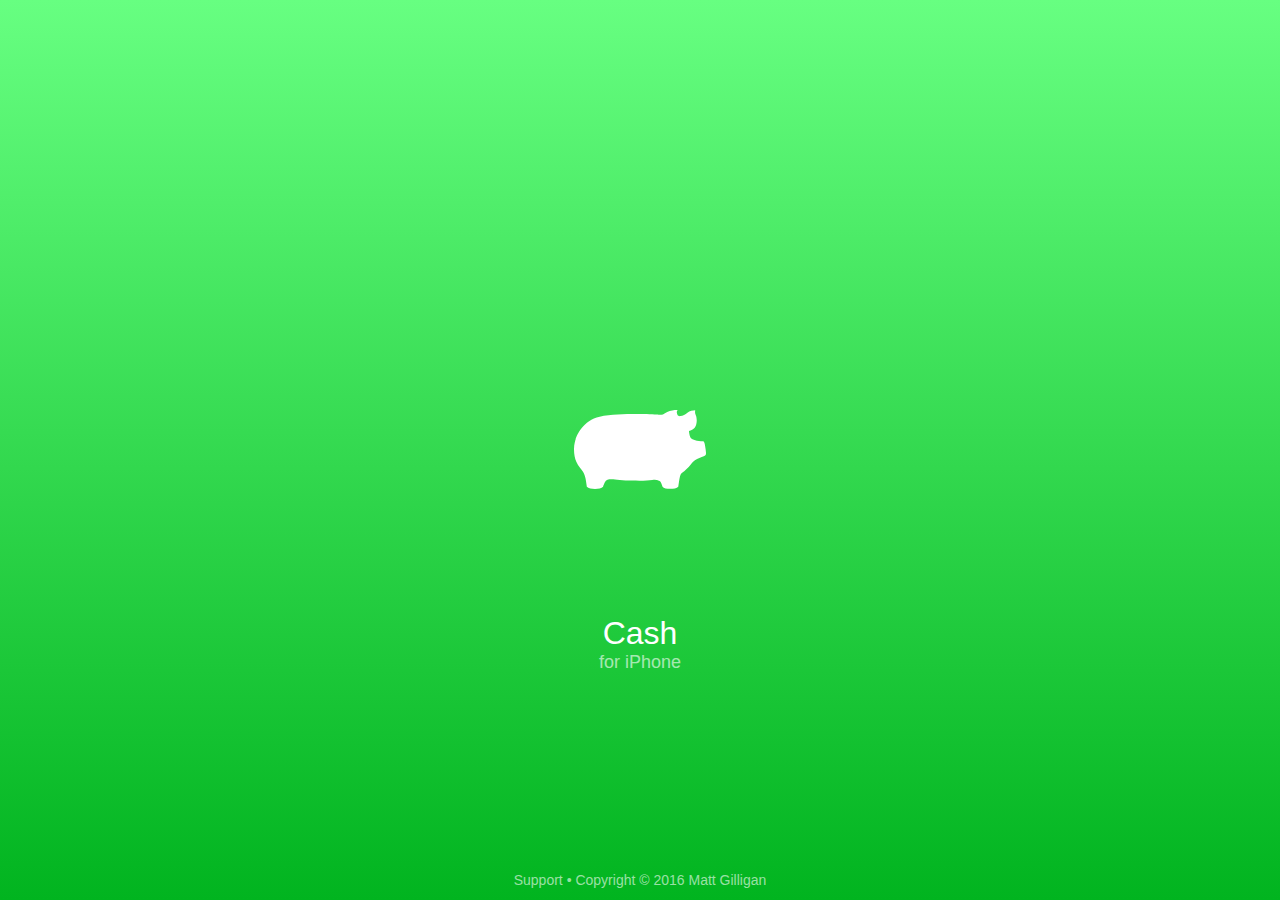
<file: index.html>
<html>
<head>
    <title>Cash — For iPhone</title>
    <meta charset="UTF-8">
    <link rel="stylesheet" href="style.css">
</head>
<body>
    <img class="icon" src="app_icon.svg" alt="App Icon">
    <div class="title">
        <a href="">
            <h1>Cash</h1>
            <h3>for iPhone</h3>
        </a>
        <a id="app-store-link" href="https://itunes.apple.com/us/app/logique/id814821343?mt=8" style="display:inline-block;overflow:hidden;background:url(https://linkmaker.itunes.apple.com/images/badges/en-us/badge_appstore-lrg.svg) no-repeat;width:135px;height:40px;"></a>
    </div>
    <div class="footer">
        <span>
            <a href="">Support</a>
            &bull; Copyright &copy; 2016 Matt Gilligan
        </span>
    </div>
</body>
</html>
</file>
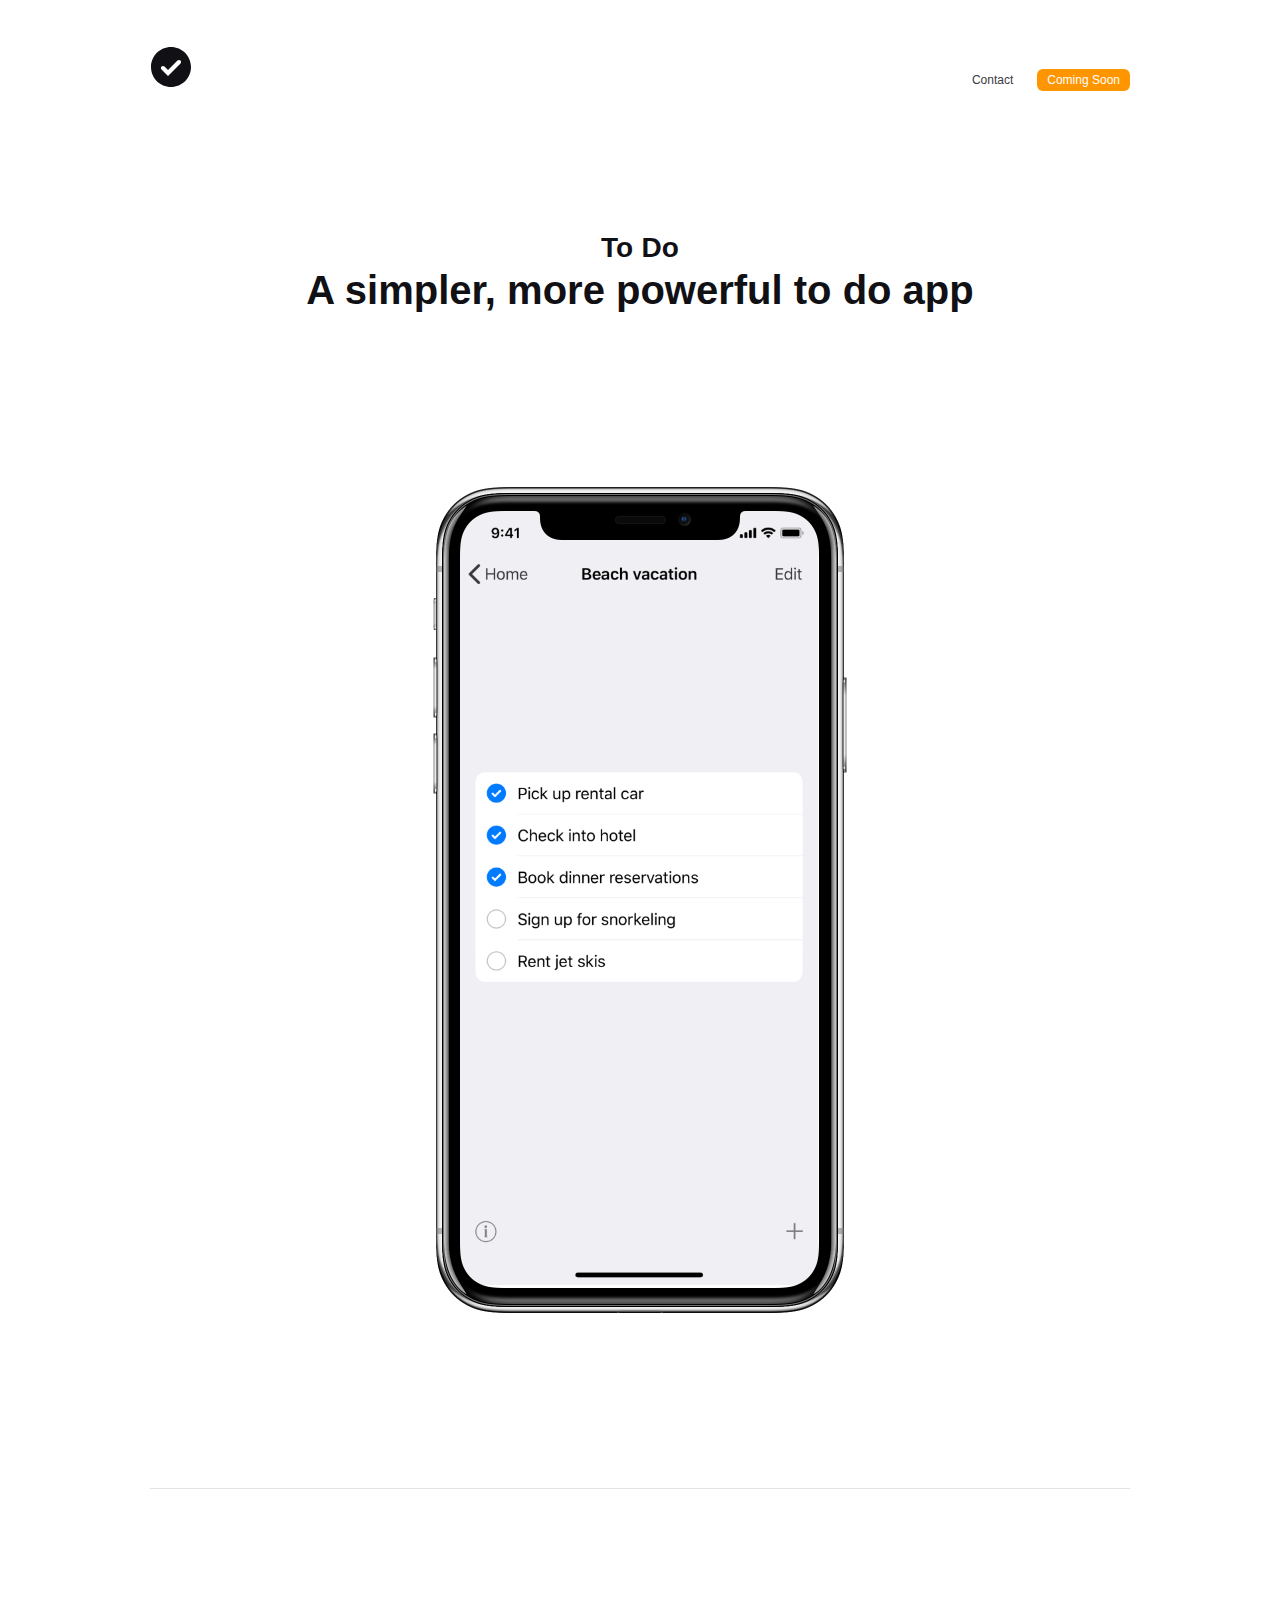
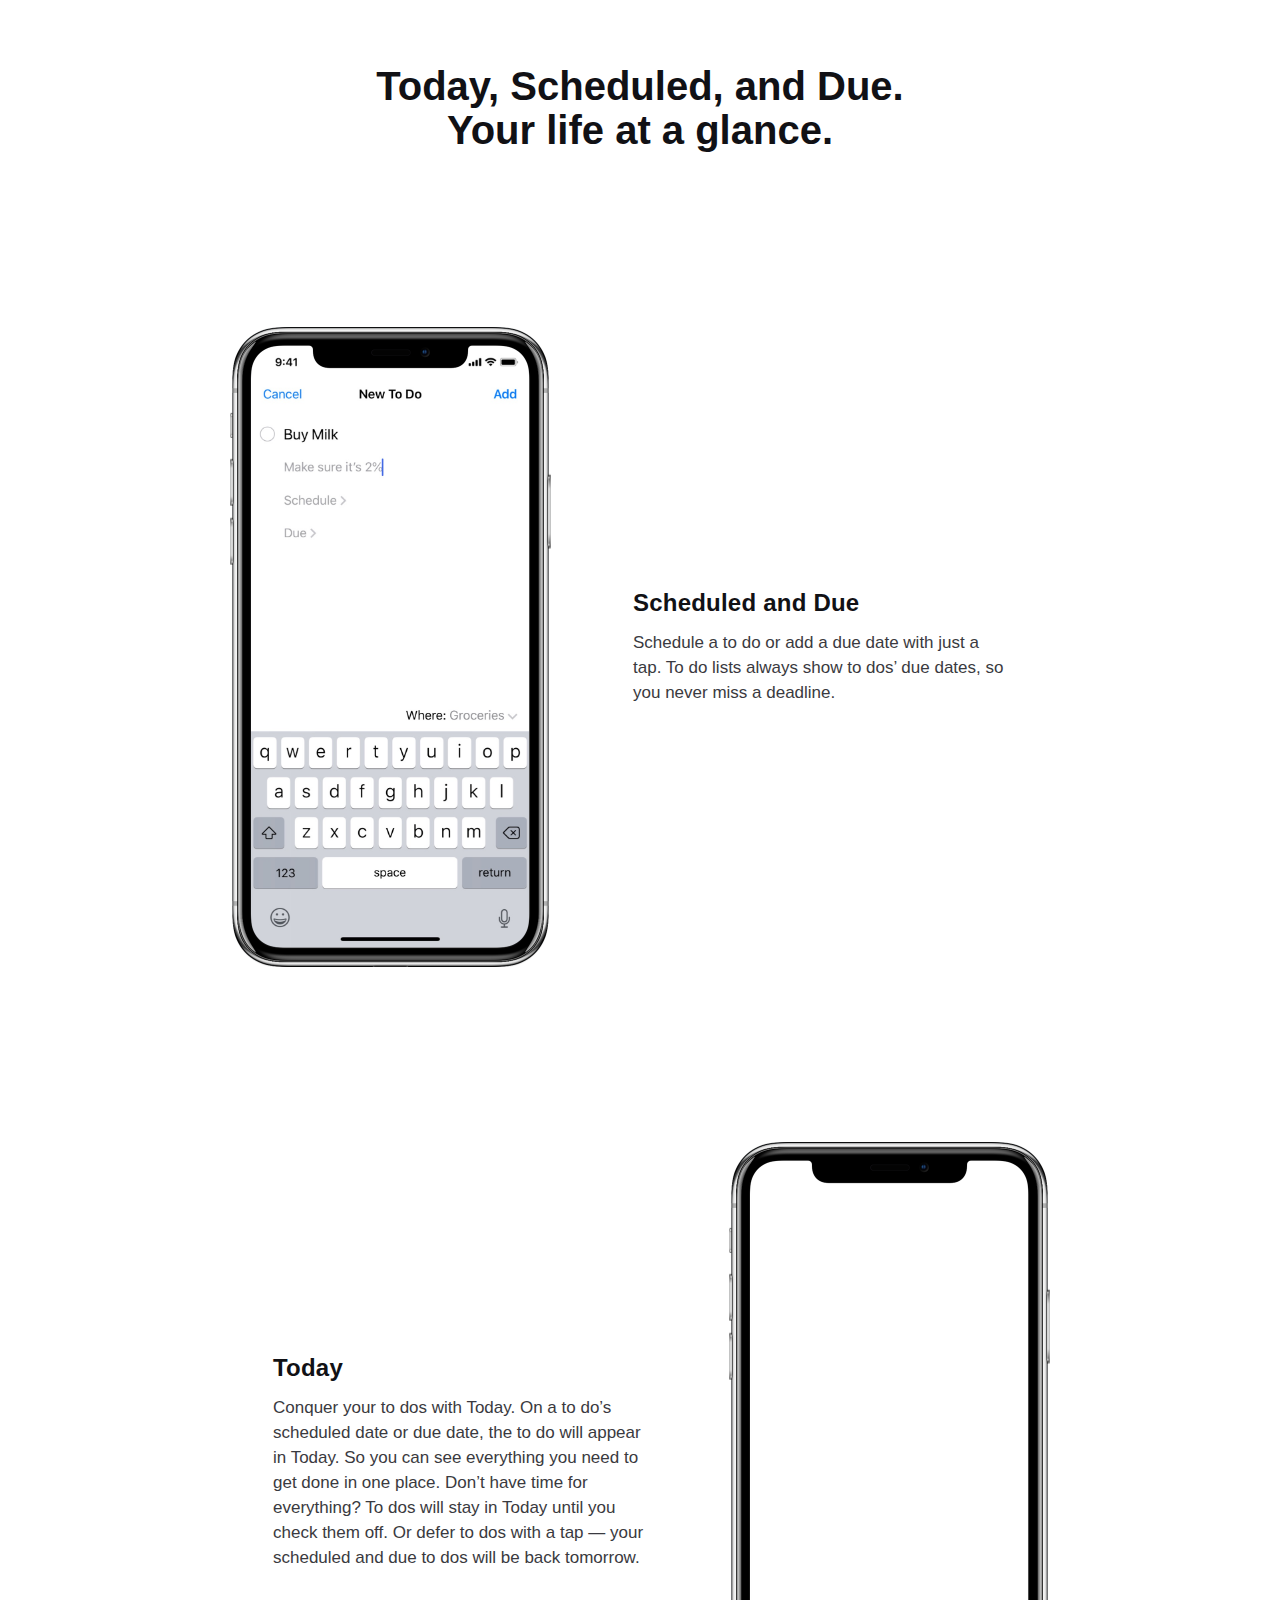
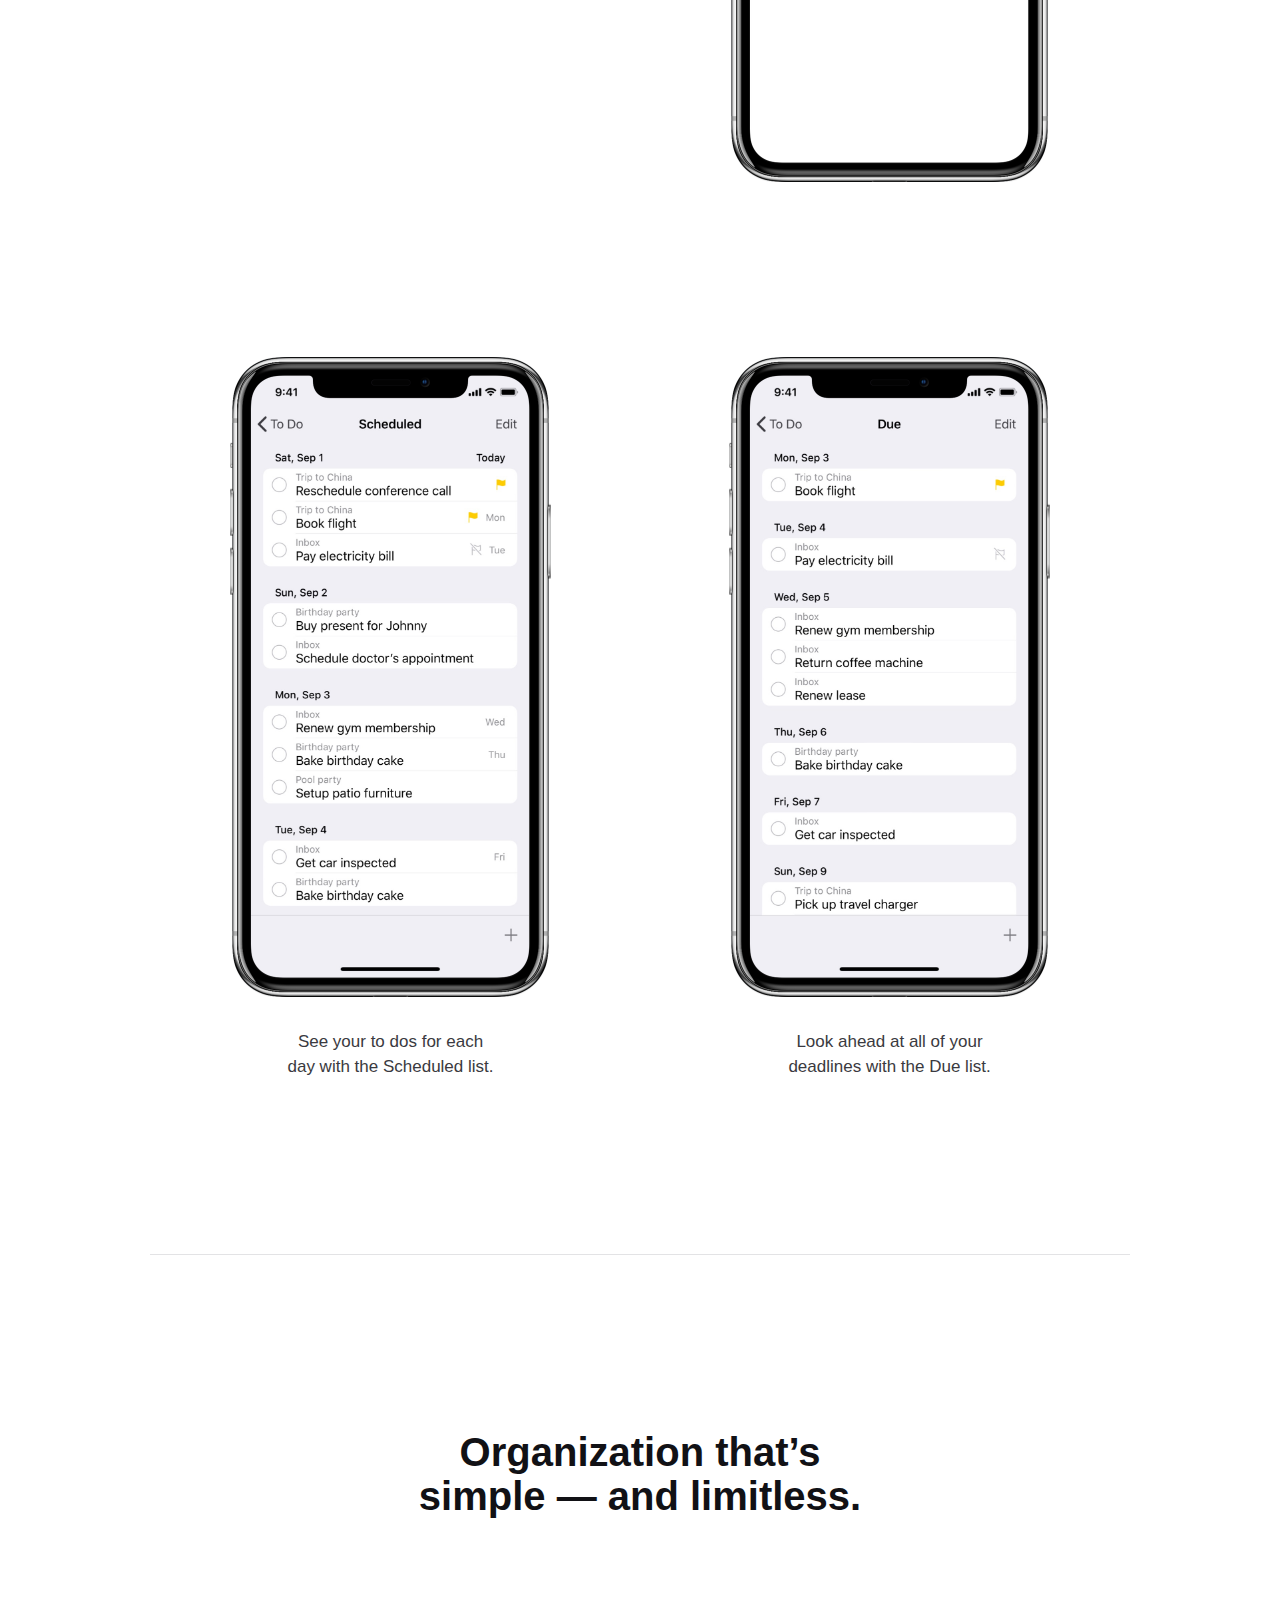
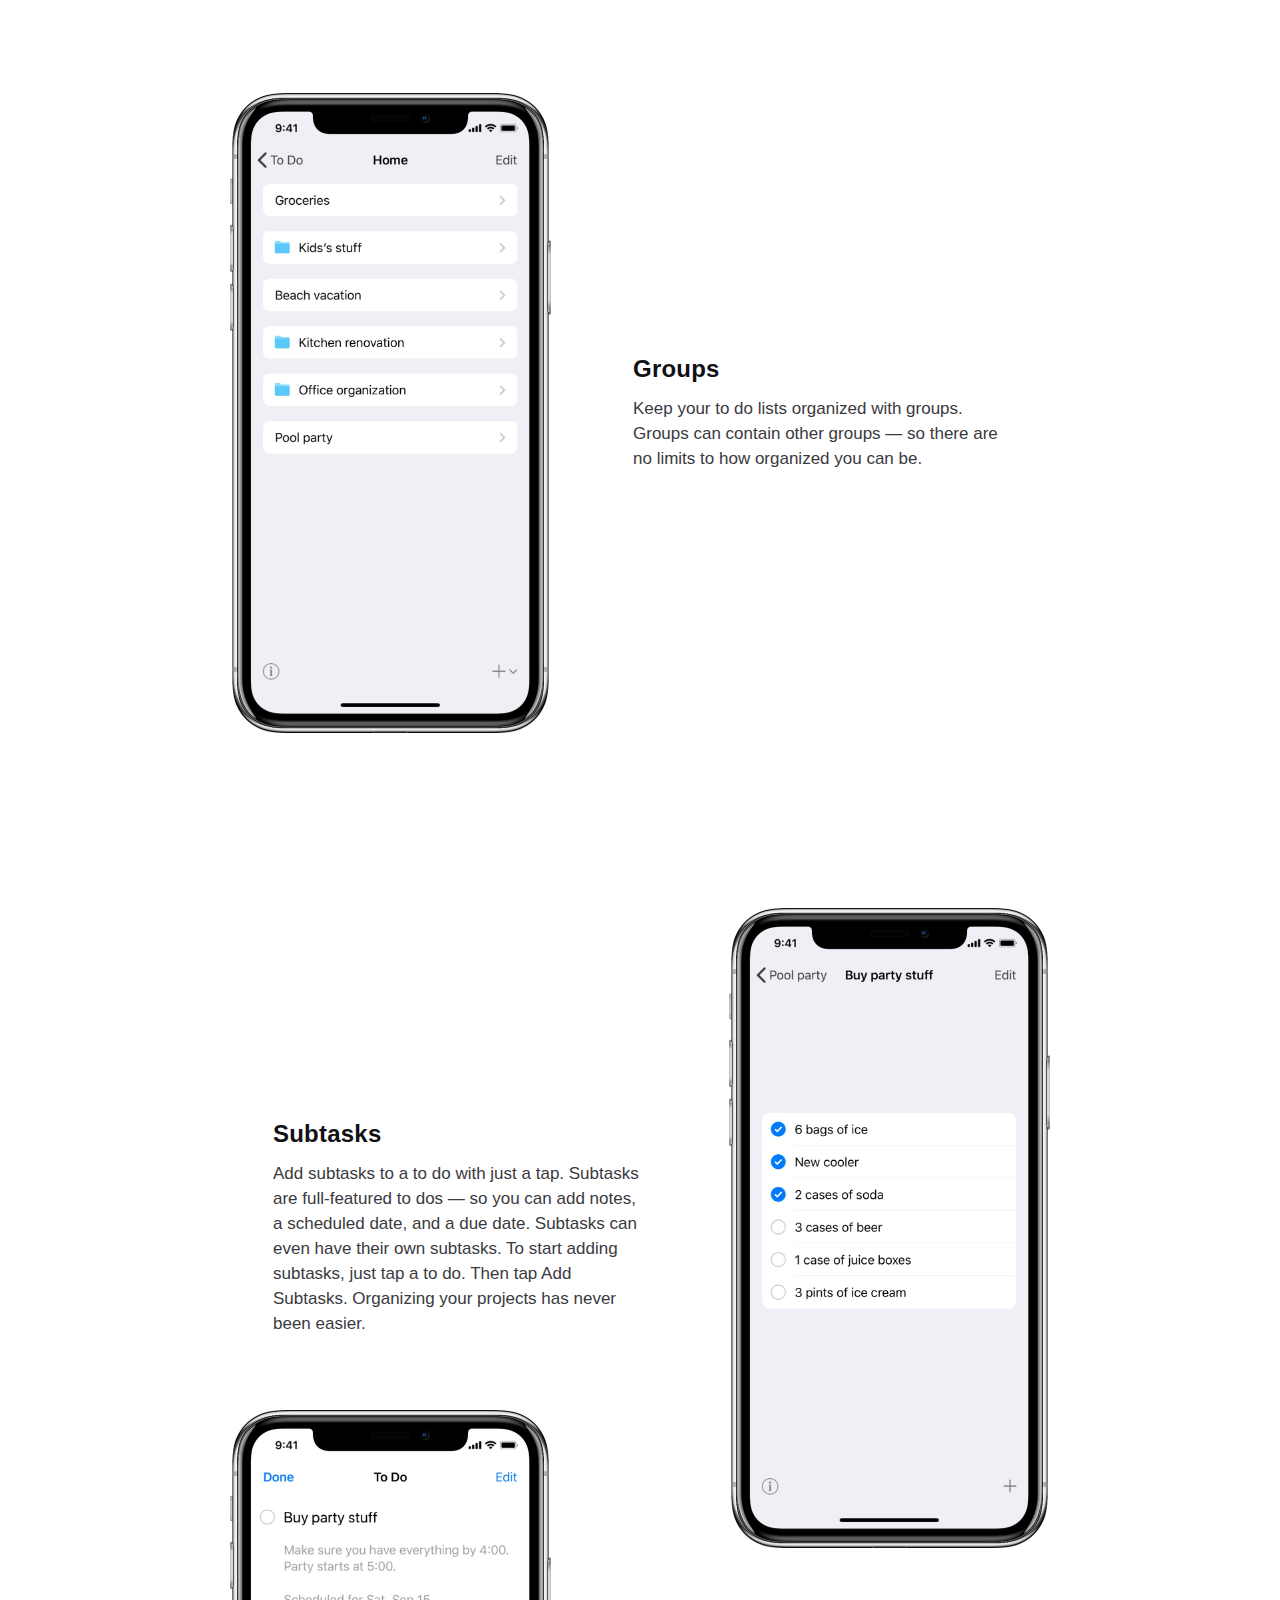
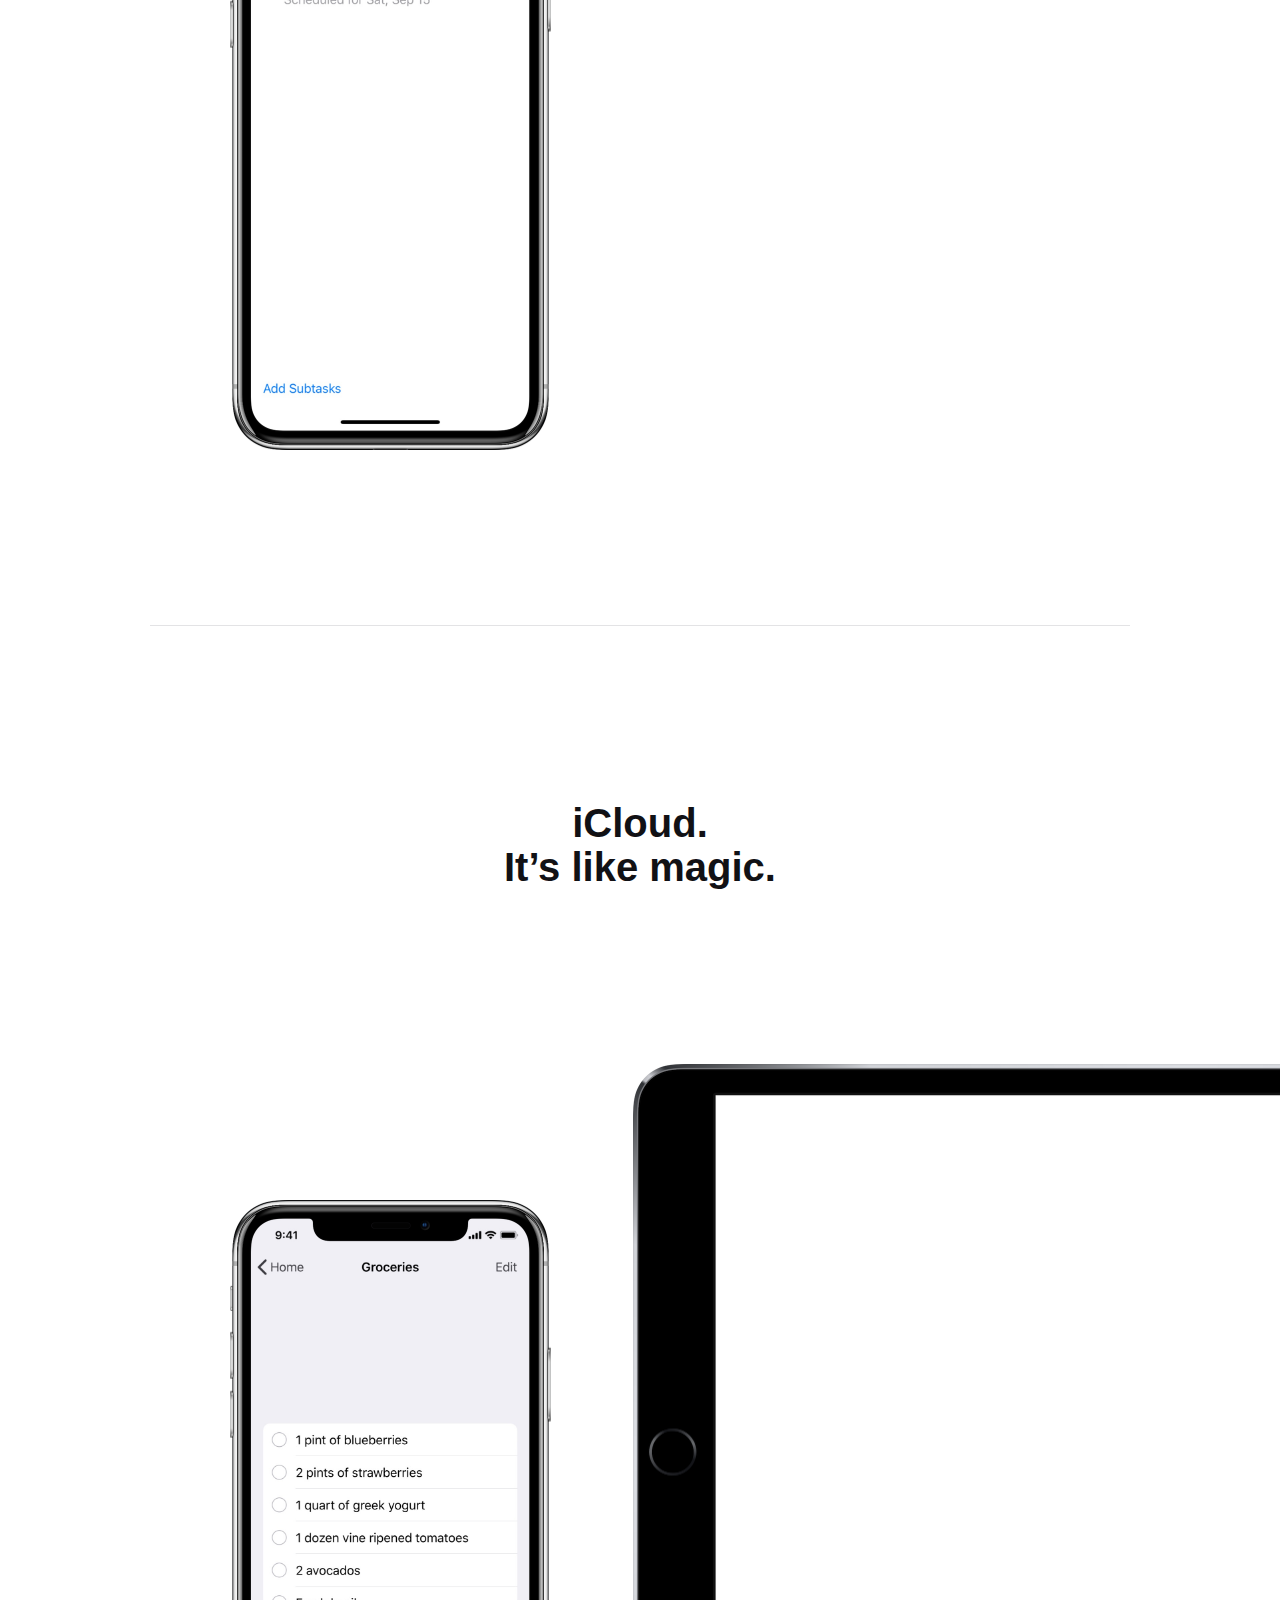
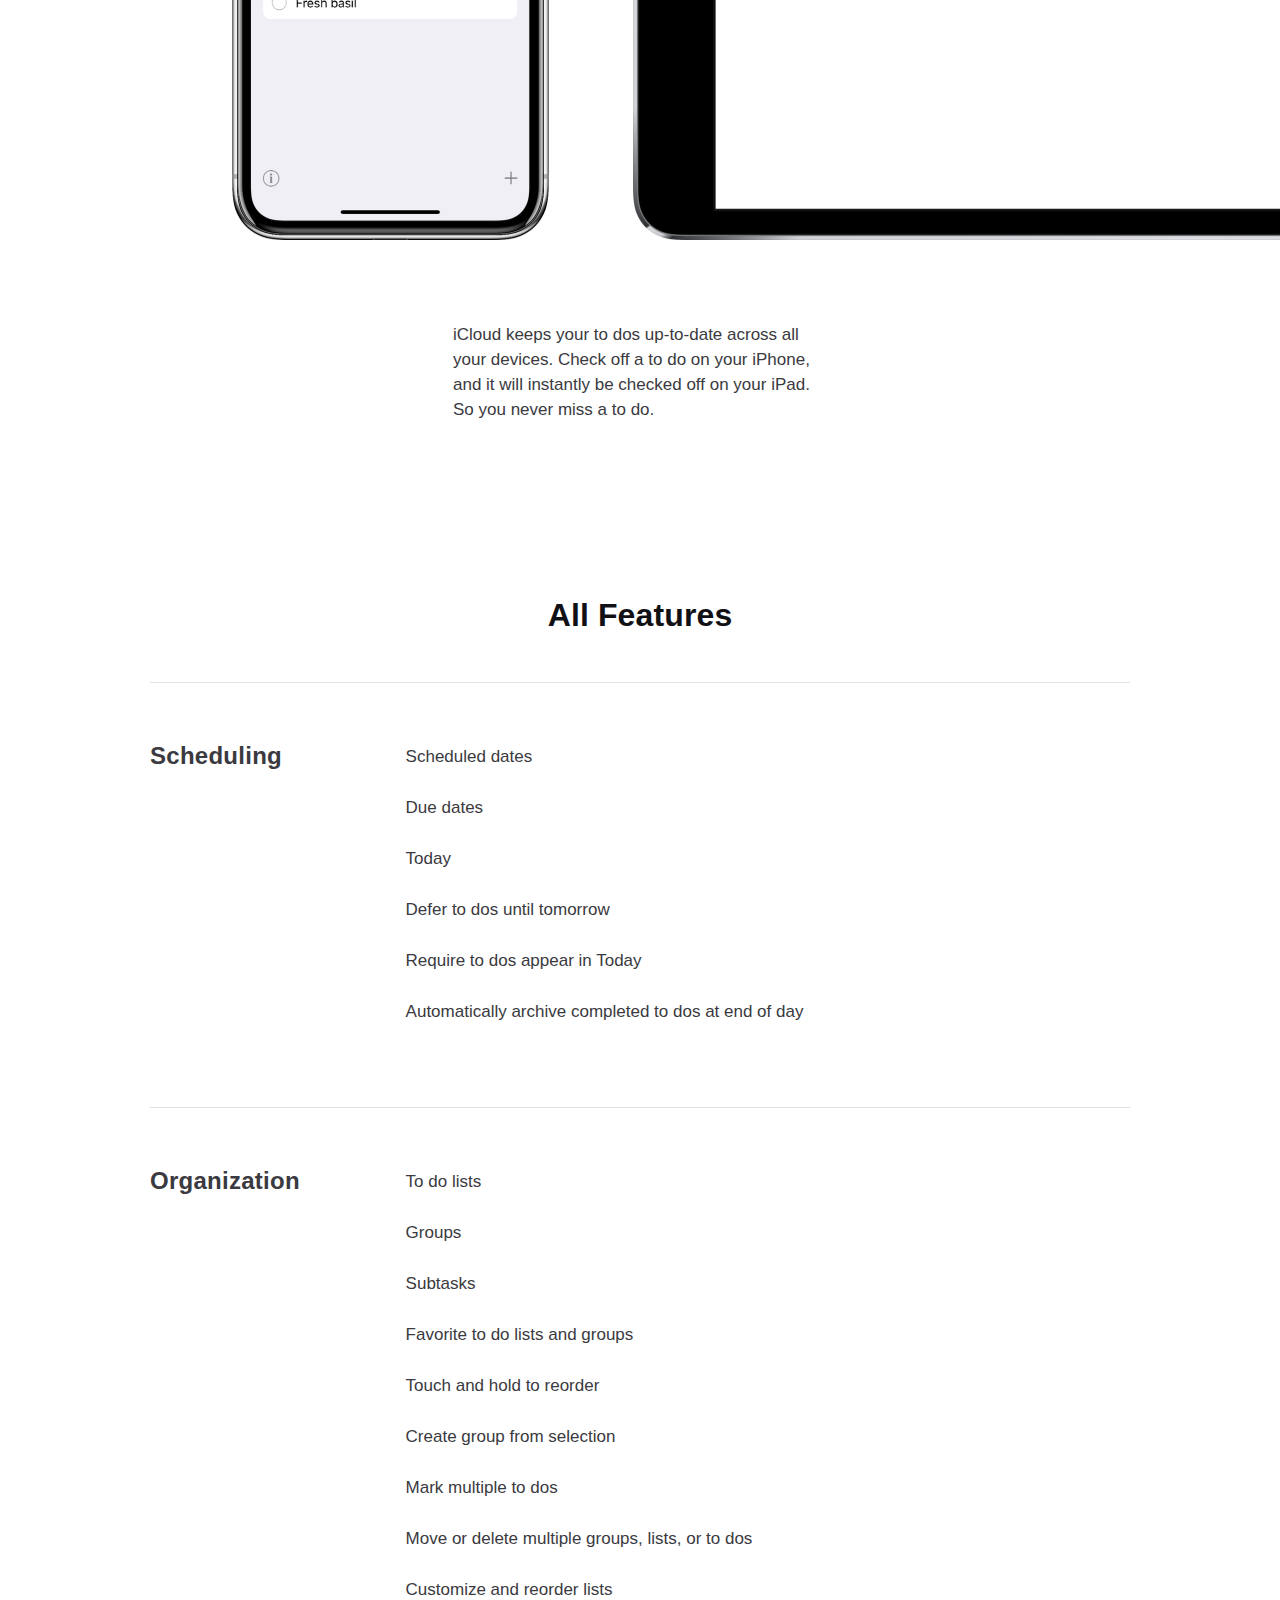
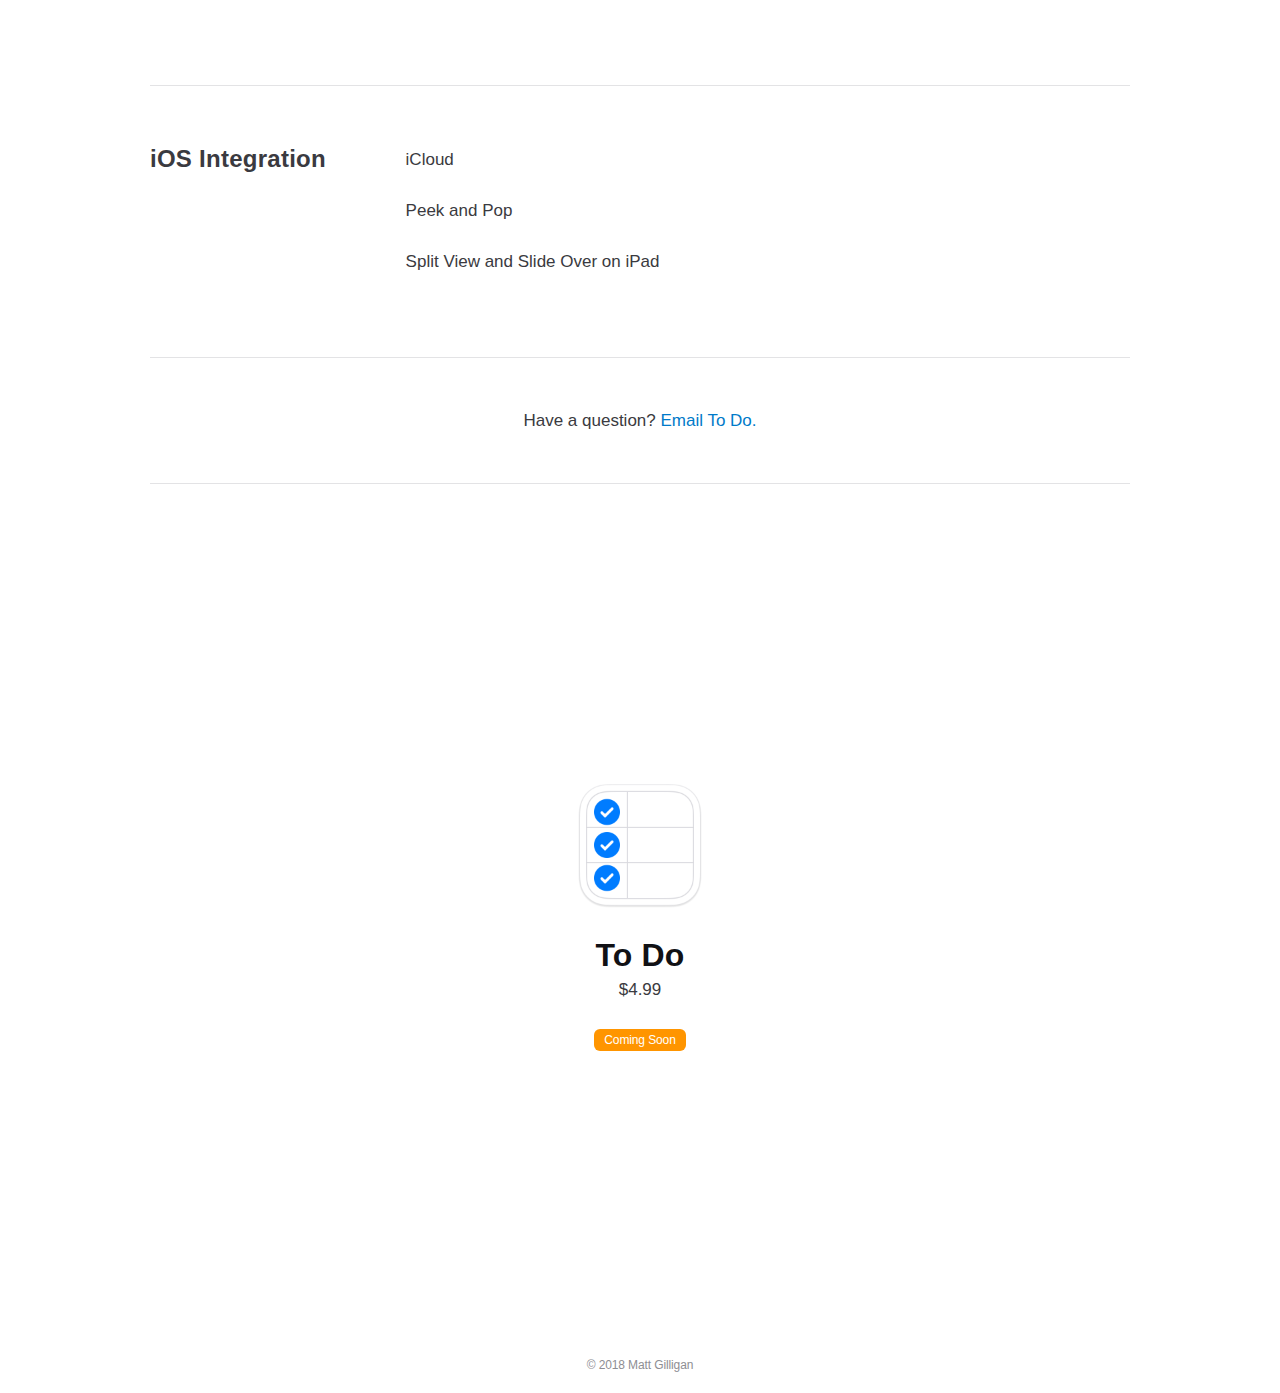
<file: todo/index.html>
<!DOCTYPE html>
<html>
    <head>
        <meta charset="utf-8">
        <link rel="stylesheet" type="text/css" href="main.css">
        <link rel="stylesheet" type="text/css" href="overview.css">
        <meta name="viewport" content="width=device-width, initial-scale=1">
        <title>To Do</title>
    </head>
    <body>
        <nav>
            <div class="content">
                <div class="title">
                    <figure class="todo"></figure>
                </div>
                <div class="menu">
                    <ul>
                        <li><a href="#contact">Contact</a></li>
                        <li><span class="buy violator">Coming Soon</span></li>
                        <!--<li class="buy">
                            <a href="">
                                <span class="button">
                                    Buy
                                    <img src="resources/external-link.svg">
                                </span>
                            </a>
                        </li>-->
                    </ul>
                </div>
            </div>
        </nav>
        <main>
            <section class="hero">
                <div class="content">
                    <h3 class="eyebrow">To Do</h3>
                    <h3 class="headline">A simpler, more powerful to do app</h3>
                    <div class="hardware-wrapper-large">
                        <figure class="iphone-x-large">
                            <figure class="screenshot large" id="hero"></figure>
                        </figure>
                    </div>
                </div>
            </section>
            <section class="features">
                <div class="content">
                    <div class="row section-title">
                        <h3 class="headline">
                            Today, Scheduled, and Due.<br>Your life at a glance.
                        </h3>
                    </div>
                    <div class="row">
                        <div class="hardware-wrapper left">
                            <figure class="iphone-x">
                                <figure class="screenshot" id="new-todo"></figure>
                            </figure>
                        </div>
                        <div class="copy-wrapper right">
                            <h4 class="subhead">Scheduled and Due</h4>
                            <p>
                                Schedule a to do or add a due date with just a
                                tap. To do lists always show to dos&#8217; due dates,
                                so you never miss a deadline.
                            </p>
                        </div>
                    </div>
                    <div class="row">
                        <div class="copy-wrapper left">
                            <h4 class="subhead">Today</h4>
                            <p>
                                Conquer your to dos with Today. On a to
                                do&#8217;s scheduled date or due date, the to do
                                will appear in Today. So you can see everything
                                you need to get done in one place. Don&#8217;t
                                have time for everything? To dos will stay in
                                Today until you check them off. Or defer to dos
                                with a tap &mdash; your scheduled and due to dos will
                                be back tomorrow.
                            </p>
                        </div>
                        <div class="hardware-wrapper right">
                            <figure class="iphone-x"></figure>
                        </div>
                    </div>
                    <div class="row">
                        <div class="hardware-wrapper left">
                            <figure class="iphone-x">
                                <figure class="screenshot" id="scheduled"></figure>
                            </figure>
                            <p class="caption">
                                See your to dos for each day with the Scheduled
                                list.
                            </p>
                        </div>
                        <div class="hardware-wrapper second">
                            <figure class="iphone-x">
                                <figure class="screenshot" id="due"></figure>
                            </figure>
                            <p class="caption">
                                Look ahead at all of your deadlines with the Due
                                list.
                            </p>
                        </div>
                    </div>
                </div>
            </section>
            <section class="features">
                <div class="content">
                    <div class="row section-title">
                        <h3 class="headline">
                            Organization that&#8217;s<br>simple &mdash; and
                            limitless.
                        </h3>
                    </div>
                    <div class="row">
                        <div class="hardware-wrapper left">
                            <figure class="iphone-x">
                                <figure class="screenshot" id="groups"></figure>
                            </figure>
                        </div>
                        <div class="copy-wrapper right">
                            <h4 class="subhead">Groups</h4>
                            <p>
                                Keep your to do lists organized with groups.
                                Groups can contain other groups &mdash; so there
                                are no limits to how organized you can be.
                            </p>
                        </div>
                    </div>
                    <div class="row">
                        <div class="copy-wrapper left">
                            <h4 class="subhead">Subtasks</h4>
                            <p>
                                Add subtasks to a to do with just a tap.
                                Subtasks are full-featured to dos &mdash; so you
                                can add notes, a scheduled date, and a due date.
                                Subtasks can even have their own subtasks. To
                                start adding subtasks, just tap a to do. Then
                                tap Add Subtasks. Organizing your projects has
                                never been easier.
                            </p>
                        </div>
                        <div class="hardware-wrapper right">
                            <figure class="iphone-x">
                                <figure class="screenshot" id="subtasks"></figure>
                            </figure>
                        </div>
                    </div>
                    <div class="row subtasks">
                        <div class="hardware-wrapper left">
                            <figure class="iphone-x">
                                <figure class="screenshot white" id="add-subtasks"></figure>
                            </figure>
                        </div>
                    </div>
                </div>
            </section>
            <section class="features">
                <div class="content">
                    <div class="row section-title">
                        <h3 class="headline">
                            iCloud.<br>It&#8217;s like magic.
                        </h3>
                    </div>
                    <div class="row">
                        <div class="hardware-wrapper icloud">
                            <figure class="iphone-x collapse-early">
                                <figure class="screenshot" id="icloud"></figure>
                            </figure>
                            <figure class="ipad-pro collapse-early"></figure>
                        </div>
                    </div>
                    <div class="row icloud">
                        <div class="copy-wrapper center">
                            <p>
                                iCloud keeps your to dos up-to-date across all
                                your devices. Check off a to do on your iPhone,
                                and it will instantly be checked off on your
                                iPad. So you never miss a to do.
                            </p>
                        </div>
                    </div>
                </div>
            </section>
            <section class="specs">
                <div class="content">
                    <div class="section-title">
                        <h3 class="headline-reduced">All Features</h3>
                    </div>
                    <div class="row">
                        <div class="rowheader">
                            <h3 class="intro">Scheduling</h3>
                        </div>
                        <div class="column">
                            <ul>
                                <li>Scheduled dates</li>
                                <li>Due dates</li>
                                <li>Today</li>
                                <li>Defer to dos until tomorrow</li>
                                <li>Require to dos appear in Today</li>
                                <li>Automatically archive completed to dos at end of day</li>
                            </ul>
                        </div>
                    </div>
                    <div class="row">
                        <div class="rowheader">
                            <h3 class="intro">Organization</h3>
                        </div>
                        <div class="column">
                            <ul>
                                <li>To do lists</li>
                                <li>Groups</li>
                                <li>Subtasks</li>
                                <li>Favorite to do lists and groups</li>
                                <li>Touch and hold to reorder</li>
                                <li>Create group from selection</li>
                                <li>Mark multiple to dos</li>
                                <li>Move or delete multiple groups, lists, or to dos</li>
                                <li>Customize and reorder lists</li>
                            </ul>
                        </div>
                    </div>
                    <div class="row">
                        <div class="rowheader">
                            <h3 class="intro">iOS Integration</h3>
                        </div>
                        <div class="column">
                            <ul>
                                <li>iCloud</li>
                                <li>Peek and Pop</li>
                                <li>Split View and Slide Over on iPad</li>
                            </ul>
                        </div>
                    </div>
                </div>
            </section>
            <section id="contact">
                <div class="content">
                    <p>
                        <!--<figure class="bubble"></figure>-->
                        Have a question?
                        <a href="">Email To Do.</a>
                    </p>
                </div>
            </section>
            <section class="billboard">
                <div class="content">
                    <figure class="app-icon"></figure>
                    <h3 class="headline-reduced">To Do</h3>
                    <p>$4.99</p>
                    <p class="buy"><span class="violator sosumi">Coming Soon</span></p>
                    <!--<p class="buy">
                        <a href="">
                            <span class="buy button sosumi">
                                Buy
                                <img src="resources/external-link.svg">
                            </span>
                        </a>
                    </p>-->
                </div>
            </section>
            <footer>
                <div class="content">
                    <span class="sosumi">&copy; 2018 Matt Gilligan</span>
                </div>
            </footer>
        </main>
    </body>
</html>
</file>
<file: style.css>
* {
    margin: 0px;
    padding: 0px;
    font-family: -apple-system, "Helvetica Neue", Helvetica, sans-serif;
}

body {
    background: #00bb64;
    background: -webkit-linear-gradient(#67ff81, #01b41f);
    background: -o-linear-gradient(#67ff81, #01b41f);
    background: -moz-linear-gradient(#67ff81, #01b41f);
    background: linear-gradient(#67ff81, #01b41f);
}

.icon {
    display: block;
    position: absolute;
    left: 50%;
    top: 50%;
    margin-left: -66px;
    margin-top: -40px;
}

.title {
    position: absolute;
    top: 75%;
    margin-top: -3.75em;
    
    text-align: center;
    width: 100%;
}

.title h1, h3 {
    font-weight: 400;
    color: white;
}

.title h1 {
    font-size: 2em;
}

.title h3 {
    font-size: 1.125em;
    opacity: 0.6;
    margin-bottom: 20px;
}

.title a {
    text-decoration: none;
}

.footer {
    font-size: 0.875em;
    color: rgba(255, 255, 255, 0.6);
    
    text-align: center;
    width: 100%;
    
    position: absolute;
    text-align: center;
    top: 100%;
    margin-top: -2em;
}

.footer a {
    text-decoration: none;
    color: rgba(255, 255, 255, 0.6);
}

.footer a:hover {
    opacity: 1;
    color: white;
}
</file>
<file: todo/main.css>
/* General */

body {
    margin: 0;
    padding: 0;
}

ul, ol, li, dl, dt, dd, h1, h2, h3, h4, h5, h6, hgroup, p, blockquote, figure,
form, fieldset, input, legend, pre, abr, button {
    margin: 0;
    padding: 0;
}

fieldset, iframe, img {
    border: 0;
}

caption, th {
    text-align: left;
}

table {
    border-collapse: collapse;
    border-spacing: 0;
}

@media print {
    body {
        color: #000;
    }
}

html {
    font-family: -apple-system, BlinkMacSystemFont, "SF Pro Text",  "Helvetica Neue", "Helvetica", sans-serif;
    font-size: 106.25%;
    quotes: "“" "”";
}

body {
    font-size: 17px;
    line-height: 1.47059;
    font-weight: 400;
    /* letter-spacing: -.0041em; /*-.022em; */
    color: #3A3A40;
    -moz-font-feature-settings: 'kern';
    -webkit-font-smoothing: antialiased;
    -moz-osx-font-smoothing: grayscale;
}

h1, h2, h3, h4, h5, h6 {
    color: #111115;
}

a {
    color: #007AC9;
}

a:link, a:visited {
    text-decoration: none;
}

a:hover {
    text-decoration: underline;
}

a:active {
    text-decoration: none;
}

b, strong {
    font-weight: 600;
}

em, i, cite, dfn {
    font-style: italic;
}

/* Typography */

.headline {
    font-size: 40px;
    line-height: 1.1;
    letter-spacing: 0;
    font-weight: 600;
}

.headline-reduced {
    font-size: 32px;
    line-height: 1.125;
    font-weight: 600;
    letter-spacing: .004em;
}

.subhead {
    font-size: 24px;
    line-height: 28px;
    letter-spacing: .009em;
    font-weight: 600;
    margin-bottom: 13px;
}

.eyebrow {
    font-size: 28px;
    line-height: 1.14286;
    font-weight: 600;
    letter-spacing: .007em;
}

/* e.g. feature header */
.intro {
    font-size: 24px;
    line-height: 28px;
    letter-spacing: .011em;
    font-weight: 600;
    color: #3A3A40;
}

.sosumi {
    font-size: 12px;
    line-height: 1.33341;
    font-weight: 400;
    letter-spacing: -.01em;
    color: #8E8E93;
}

@media only screen and (max-width: 735px) {
    .headline {
        font-size: 32px;
        line-height: 1.125;
        letter-spacing: .004em;
    }

    .eyebrow {
        font-size: 21px;
        line-height: 1.19048;
        font-weight: 600;
        letter-spacing: .011em;
    }

    .intro {
        font-size: 20px;
        line-height: 24px;
        letter-spacing: .012em;
    }
}

/* Violators */

.violator {
    background-color: #FF9500;
    color: white;
    padding: 4px 10px;
    border-radius: 6px;
    margin: 0 auto;
}

.button {
    background-color: #007AFF;
    padding: 4px 10px;
    border-radius: 6px;
    color: white;
}

.buy a:hover {
    text-decoration: none;
}

/* Content */

.content {
    margin: 0 auto;
    width: 980px;
    padding: 0 22px;
}

@media only screen and (max-width: 1068px) {
    .content {
        width: 692px;
    }
}

@media only screen and (max-width: 735px) {
    .content {
        width: 87.5%;
    }
}

/* Header */

nav .content {
    height: 132px;
}

nav .title {
    margin-top: 46px;
    float: left;
}

nav .title .todo {
    width: 42px;
    height: 42px;
    margin-top: -1px;
    margin-left: -1px;
    background-image: url('resources/todo.svg');
    background-position: 1px 1px;
    background-repeat: no-repeat;
}

nav .menu {
    margin-top: 66px;
    float: right;
}

nav .menu li {
    margin-left: 24px;
    float: left;
    list-style: none;
}

nav .menu li a {
    font-size: 12px;
    line-height: 22px;
    color: #3A3A40;
}

nav .menu .buy {
    font-size: 12px;
    line-height: 18px;
    margin-top: 3px;
    white-space: nowrap;
}

nav .menu li a:hover {
    text-decoration: none;
    color: #007AC9;
}

/* Main */

main {
    overflow-x: hidden;
    overflow-y: hidden;
}
</file>
<file: todo/overview.css>
/* Hero */

.hero .eyebrow {
    text-align: center;
    margin-top: 100px;
    margin-bottom: 4px;
}

.hero .headline {
    text-align: center;
    margin-bottom: 175px;
}

@media only screen and (max-width: 735px) {
    .hero .headline {
        width: 320px;
        margin-left: auto;
        margin-right: auto;
    }
}

.hardware-wrapper-large {
    margin: 0 auto;
    width: 414px;
}

@media only screen and (max-width: 735px) {
    .hardware-wrapper-large {
        width: 321px;
    }
}

.hero .hardware-wrapper-large {
    margin-bottom: 175px;
}

/* Features */

.features .content {
    margin-bottom: 175px;
}

.features .row {
    padding-top: 175px;
    display: -webkit-box;
    display: -ms-flexbox;
    display: flex;
    -webkit-box-align: center;
    -ms-flex-align: center;
    align-items: center;
}

.row.subtasks {
    position: relative;
    padding-top: 0;
    margin-top: -138px;
}

@media only screen and (max-width: 735px) {
    .row.subtasks {
        padding-top: 82px;
        margin-top: inherit;
    }
}

.features .section-title {
    display: block;
    text-align: center;
    border-top-color: #E3E3E5;
    border-top-style: solid;
    border-top-width: 1px;
}

.hardware-wrapper {
    width: 321px;
}

.copy-wrapper {
    width: 374px;
}

.hardware-wrapper.left {
    margin-left: 80px;
}

.hardware-wrapper.right {
    margin-left: 82px;
}

.hardware-wrapper.second {
    margin-left: 178px;
}

.copy-wrapper.left {
    margin-left: 123px;
}

.copy-wrapper.right {
    margin-left: 82px;
}

.copy-wrapper.center {
    margin-left: auto;
    margin-right: auto;
}

@media only screen and (max-width: 1068px) {
    .hardware-wrapper.left {
        margin-left: 0;
    }

    .hardware-wrapper.second {
        margin-left: 50px;
    }

    .copy-wrapper.left {
        margin-left: 0;
    }
}

@media only screen and (max-width: 735px) {
    .features .row {
        flex-direction: column;
    }

    .hardware-wrapper {
        width: 244px;
        order: 1;
        padding-bottom: 50px;
    }

    .copy-wrapper {
        order: 2;
    }

    .hardware-wrapper.left, .hardware-wrapper.right, .hardware-wrapper.second,
    .copy-wrapper.left, .copy-wrapper.right {
        margin-left: auto;
        margin-right: auto;
    }
}

.hardware-wrapper .caption {
    width: 215px;
    margin-top: 32px;
    margin-left: auto;
    margin-right: auto;
    text-align: center;
}

/* iCloud */

.features .row.icloud {
    padding-top: 82px;
}

.hardware-wrapper.icloud {
    margin-left: 80px;
    width: 1520px;
    display: -webkit-box;
    display: -ms-flexbox;
    display: flex;
    -webkit-box-align: flex-end;
    -ms-flex-align: flex-end;
    align-items: flex-end;
}

.hardware-wrapper.icloud .ipad-pro {
    margin-left: 82px;
}

@media only screen and (max-width: 1068px) {
    .hardware-wrapper.icloud {
        margin-left: 0px;
    }
}

@media only screen and (max-width: 735px) {
    .hardware-wrapper.icloud {
        display: block;
        width: 244px;
        margin-left: auto;
        margin-right: auto;
    }

    .hardware-wrapper.icloud .ipad-pro {
        margin-top: 31px;
        margin-left: -200px;
    }
}

/* Devices */

.iphone-x {
    width: 321px;
    height: 640px;
    background-image: url("resources/iphone-x.png");
    background-size: 321px 640px;
}

.iphone-x-large {
    width: 414px;
    height: 826px;
    background-image: url("resources/iphone-x-large.png");
    background-size: 414px 826px;
}

.ipad-pro {
    width: 1117px;
    height: 776px;
    background-image: url("resources/ipad-pro.png");
    background-size: 1117px 776px;
}

@media only screen and (max-width: 1068px) {
    .iphone-x.collapse-early {
        width: 244px;
        height: 486px;
        background-size: 244px 486px;
    }

    .ipad-pro.collapse-early {
        width: 853px;
        height: 593px;
        background-size: 853px 593px;
    }
}

@media only screen and (max-width: 735px) {
    .iphone-x {
        width: 244px;
        height: 489px;
        background-size: 244px 489px;
    }

    .iphone-x-large {
        width: 321px;
        height: 640px;
        background-size: 321px 640px;
    }

    .ipad-pro {
        width: 853px;
        height: 593px;
        background-size: 853px 593px;
    }
}

/* Screenshots */

.screenshot {
    position: relative;
    background-color: #EFEFF4;
    background-repeat: no-repeat;
    z-index: -1;
}

.screenshot.white {
    background-color: white;
}

.iphone-x .screenshot {
    top: 18px;
    left: 20px;
    width: 279px;
    height: 603px;
    background-size: 278.36px 602.03px;
    background-position: 0.93px 0.16px;
}

.iphone-x-large .screenshot.large {
    top: 23px;
    left: 26px;
    width: 359px;
    height: 775px;
    background-size: 358.13px 774.18px;
    background-position: 0.93px 0.91px;
}

@media only screen and (max-width: 1068px) {
    .iphone-x .screenshot {
        top: 14px;
        left: 15px;
        width: 212px;
        height: 458px;
        background-size: 211.58px 457.17px;
        background-position: 0.91px 0.12px;
    }

    .iphone-x-large .screenshot.large {
        top: 18px;
        left: 20px;
        width: 279px;
        height: 603px;
        background-size: 278.36px 602.03px;
        background-position: 0.93px 0.16px;
    }
}

.screenshot#hero {
    background-image: url('resources/hero.png');
}

.screenshot#new-todo {
    background-image: url('resources/new-todo.jpg');
}

.screenshot#scheduled {
    background-image: url('resources/scheduled.jpg');
}

.screenshot#due {
    background-image: url('resources/due.jpg');
}

.screenshot#groups {
    background-image: url('resources/groups.jpg');
}

.screenshot#subtasks {
    background-image: url('resources/subtasks.jpg');
}

.screenshot#add-subtasks {
    background-image: url('resources/add-subtasks.jpg');
}

.screenshot#icloud {
    background-image: url('resources/icloud.jpg');
}

/* Specs */

.specs .section-title {
    text-align: center;
    margin-bottom: 49px;
}

.specs .row {
    padding-top: 61px;
    padding-bottom: 57px;
    border-top-color: #E3E3E5;
    border-top-style: solid;
    border-top-width: 1px;
}

.specs .rowheader {
    margin-top: -.11765em;
    width: 22%;
    float: left;
}

.specs .column {
    margin-left: 40px;
    width: 58.33333%;
    float: left;
}

@media only screen and (max-width: 735px) {
    .specs .row {
        border-top-style: none;
        border-top-width: 0;
        padding-bottom: 17px;
        padding-top: .4em;
    }

    .specs .rowheader {
        border-bottom-color: #E3E3E5;
        border-bottom-style: solid;
        border-bottom-width: 1px;
        width: 100%;
        padding: .94118em 0;
        margin-bottom: 1.5em;
    }

    .specs .column {
        margin-left: 0;
        width: 100%;
    }
}

.specs .row::after {
    content: ' ';
    clear: both;
    display: table;
}

.specs li {
    margin-bottom: 26px;
    font-size: 17px;
    line-height: 25px;
    /* letter-spacing: -.022em; */
    list-style: none;
}

/* Contact */

#contact .content {
    text-align: center;
    padding: 50px 0;
    border-top-color: #E3E3E5;
    border-top-style: solid;
    border-top-width: 1px;
    border-bottom-color: #E3E3E5;
    border-bottom-style: solid;
    border-bottom-width: 1px;
}

#contact .bubble {
    width: 21px;
    height: 19px;
    background-image: url('resources/contact.svg');
    background-size: 21px 19px;
    display: inline-block;
    margin-bottom: -4px;
    margin-right: 5px;
}

/* Billboard */

.billboard .app-icon {
    width: 124px;
    height: 124px;
    background-image: url('resources/app-icon.png');
    background-size: 124px 124px;
    margin: 0px auto;
    margin-bottom: 29px;
}

.billboard .content {
    text-align: center;
    padding: 300px 0;
}

.billboard p {
    margin-top: 4px;
}

.billboard .buy {
    margin-top: 24px;
}

/* Footer */

footer {
    text-align: center;
    padding-bottom: 17px;
}
</file>
